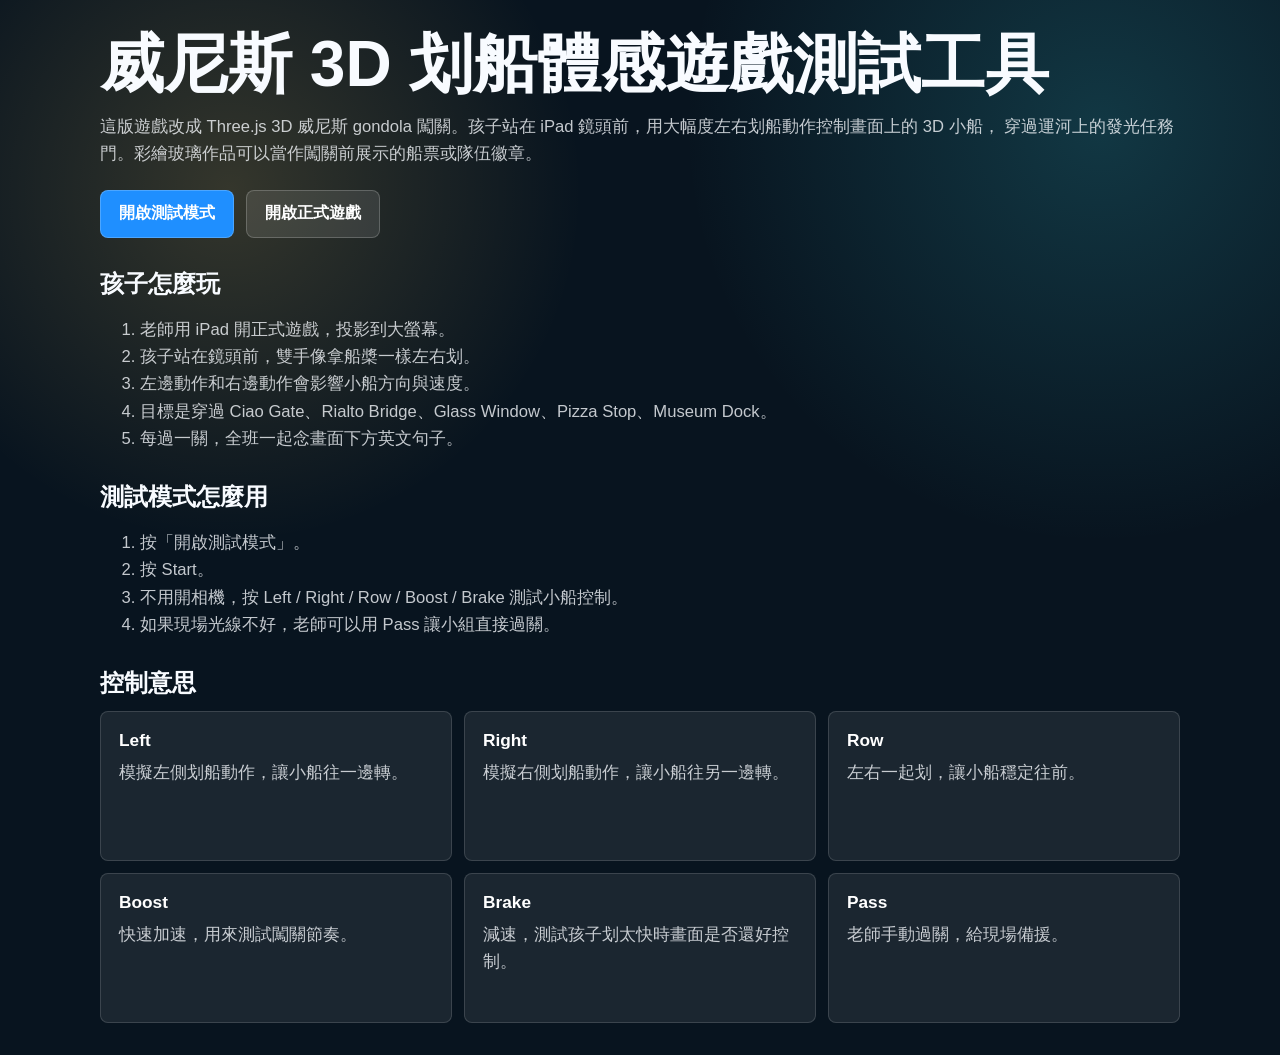
<file: teacher-test.html>
<!doctype html>
<html lang="zh-Hant">
  <head>
    <meta charset="utf-8" />
    <meta name="viewport" content="width=device-width, initial-scale=1" />
    <title>Venice Row Quest Teacher Test</title>
    <style>
      :root {
        color-scheme: dark;
        font-family: "Segoe UI", Arial, "Noto Sans TC", sans-serif;
        background: #08141f;
        color: #f8fbff;
      }

      * {
        box-sizing: border-box;
      }

      body {
        margin: 0;
        min-height: 100vh;
        background:
          radial-gradient(circle at 18% 18%, rgba(255, 209, 102, 0.18), transparent 22rem),
          radial-gradient(circle at 86% 12%, rgba(57, 198, 214, 0.2), transparent 26rem),
          #08141f;
      }

      main {
        width: min(1080px, calc(100% - 32px));
        margin: 0 auto;
        padding: 32px 0;
      }

      h1 {
        margin: 0 0 10px;
        font-size: clamp(2rem, 5vw, 4.2rem);
        line-height: 1;
      }

      h2 {
        margin: 28px 0 12px;
      }

      p,
      li {
        color: rgba(248, 251, 255, 0.78);
        font-size: 1.04rem;
        line-height: 1.65;
      }

      a {
        color: #9bd2ff;
      }

      .actions {
        display: flex;
        flex-wrap: wrap;
        gap: 12px;
        margin: 22px 0 30px;
      }

      .action {
        display: inline-flex;
        min-height: 48px;
        align-items: center;
        justify-content: center;
        padding: 0 18px;
        border: 1px solid rgba(255, 255, 255, 0.2);
        border-radius: 8px;
        background: #1f8fff;
        color: #ffffff;
        font-weight: 900;
        text-decoration: none;
      }

      .action.secondary {
        background: rgba(255, 255, 255, 0.1);
      }

      .grid {
        display: grid;
        grid-template-columns: repeat(3, minmax(0, 1fr));
        gap: 12px;
      }

      .card {
        min-height: 150px;
        padding: 18px;
        border: 1px solid rgba(255, 255, 255, 0.14);
        border-radius: 8px;
        background: rgba(255, 255, 255, 0.08);
      }

      .card strong {
        display: block;
        margin-bottom: 8px;
        color: #ffffff;
        font-size: 1.08rem;
      }

      .card p {
        margin: 0;
      }

      @media (max-width: 760px) {
        .grid {
          grid-template-columns: 1fr;
        }
      }
    </style>
  </head>
  <body>
    <main>
      <h1>威尼斯 3D 划船體感遊戲測試工具</h1>
      <p>
        這版遊戲改成 Three.js 3D 威尼斯 gondola 闖關。孩子站在 iPad 鏡頭前，用大幅度左右划船動作控制畫面上的 3D 小船，
        穿過運河上的發光任務門。彩繪玻璃作品可以當作闖關前展示的船票或隊伍徽章。
      </p>

      <div class="actions">
        <a class="action" href="./index.html?test=1">開啟測試模式</a>
        <a class="action secondary" href="./index.html">開啟正式遊戲</a>
      </div>

      <h2>孩子怎麼玩</h2>
      <ol>
        <li>老師用 iPad 開正式遊戲，投影到大螢幕。</li>
        <li>孩子站在鏡頭前，雙手像拿船槳一樣左右划。</li>
        <li>左邊動作和右邊動作會影響小船方向與速度。</li>
        <li>目標是穿過 Ciao Gate、Rialto Bridge、Glass Window、Pizza Stop、Museum Dock。</li>
        <li>每過一關，全班一起念畫面下方英文句子。</li>
      </ol>

      <h2>測試模式怎麼用</h2>
      <ol>
        <li>按「開啟測試模式」。</li>
        <li>按 Start。</li>
        <li>不用開相機，按 Left / Right / Row / Boost / Brake 測試小船控制。</li>
        <li>如果現場光線不好，老師可以用 Pass 讓小組直接過關。</li>
      </ol>

      <h2>控制意思</h2>
      <section class="grid">
        <div class="card">
          <strong>Left</strong>
          <p>模擬左側划船動作，讓小船往一邊轉。</p>
        </div>
        <div class="card">
          <strong>Right</strong>
          <p>模擬右側划船動作，讓小船往另一邊轉。</p>
        </div>
        <div class="card">
          <strong>Row</strong>
          <p>左右一起划，讓小船穩定往前。</p>
        </div>
        <div class="card">
          <strong>Boost</strong>
          <p>快速加速，用來測試闖關節奏。</p>
        </div>
        <div class="card">
          <strong>Brake</strong>
          <p>減速，測試孩子划太快時畫面是否還好控制。</p>
        </div>
        <div class="card">
          <strong>Pass</strong>
          <p>老師手動過關，給現場備援。</p>
        </div>
      </section>
    </main>
  </body>
</html>
</file>
